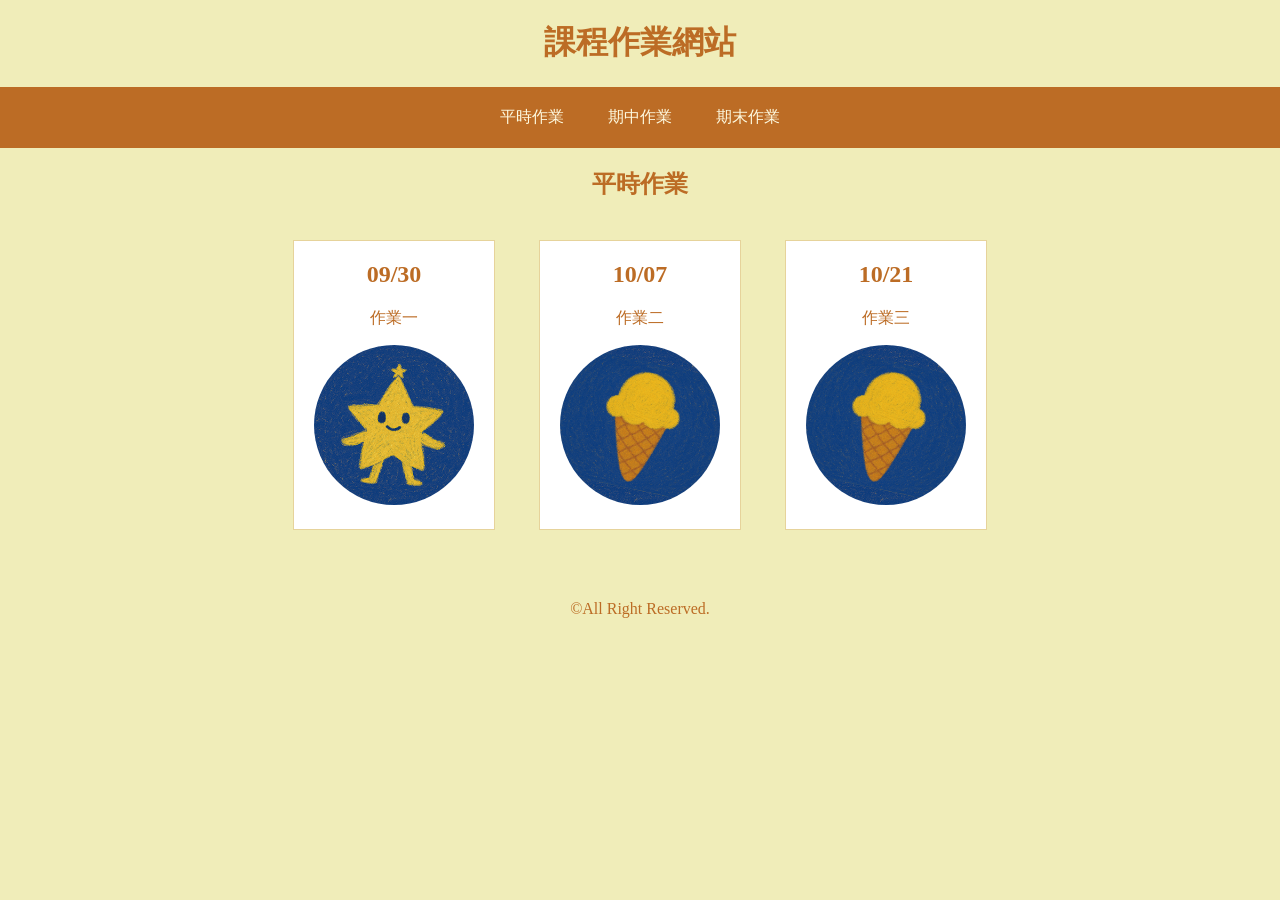
<file: index.html>
<!doctype html>
<html>

<head>
    <!--設定頁面基本資訊+外部連結-->
<meta charset="utf-8">
<meta name="viewport" content="width=device-width, initial-scale=1.0">

<title>作業列表</title>
<link href="css/ex1.css" rel="stylesheet" type="text/css">

</head>

<body>
    <!--瀏覽器看得見的內容-->
<header>
    <h1>課程作業網站</h1>
</header>

<nav>
    <a href="#">平時作業</a>
    <a href="#">期中作業</a>
    <a href="#">期末作業</a>
</nav>

<section>
    <h1>平時作業</h1>

    <article>
        <a href="#">
            <h2>09/30</h2>
            <p>作業一</p>
            <img src="images/s.png" alt="星星"/>
        </a>
    </article>

    <article>
        <a href="https://ex21-pied.vercel.app/" target="_blank">
            <h2>10/07</h2>
            <p>作業二</p>
            <img src="images/i.png" alt="冰淇淋"/>
        </a>
    </article>

    <article>
        <a href="https://ex3-tau.vercel.app/" target="_blank">
            <h2>10/21</h2>
            <p>作業三</p>
            <img src="images/i.png" alt="冰淇淋"/>
        </a>
    </article>

</section>

<footer>
&copy;All Right Reserved.
</footer>

</body>

</html>
</file>
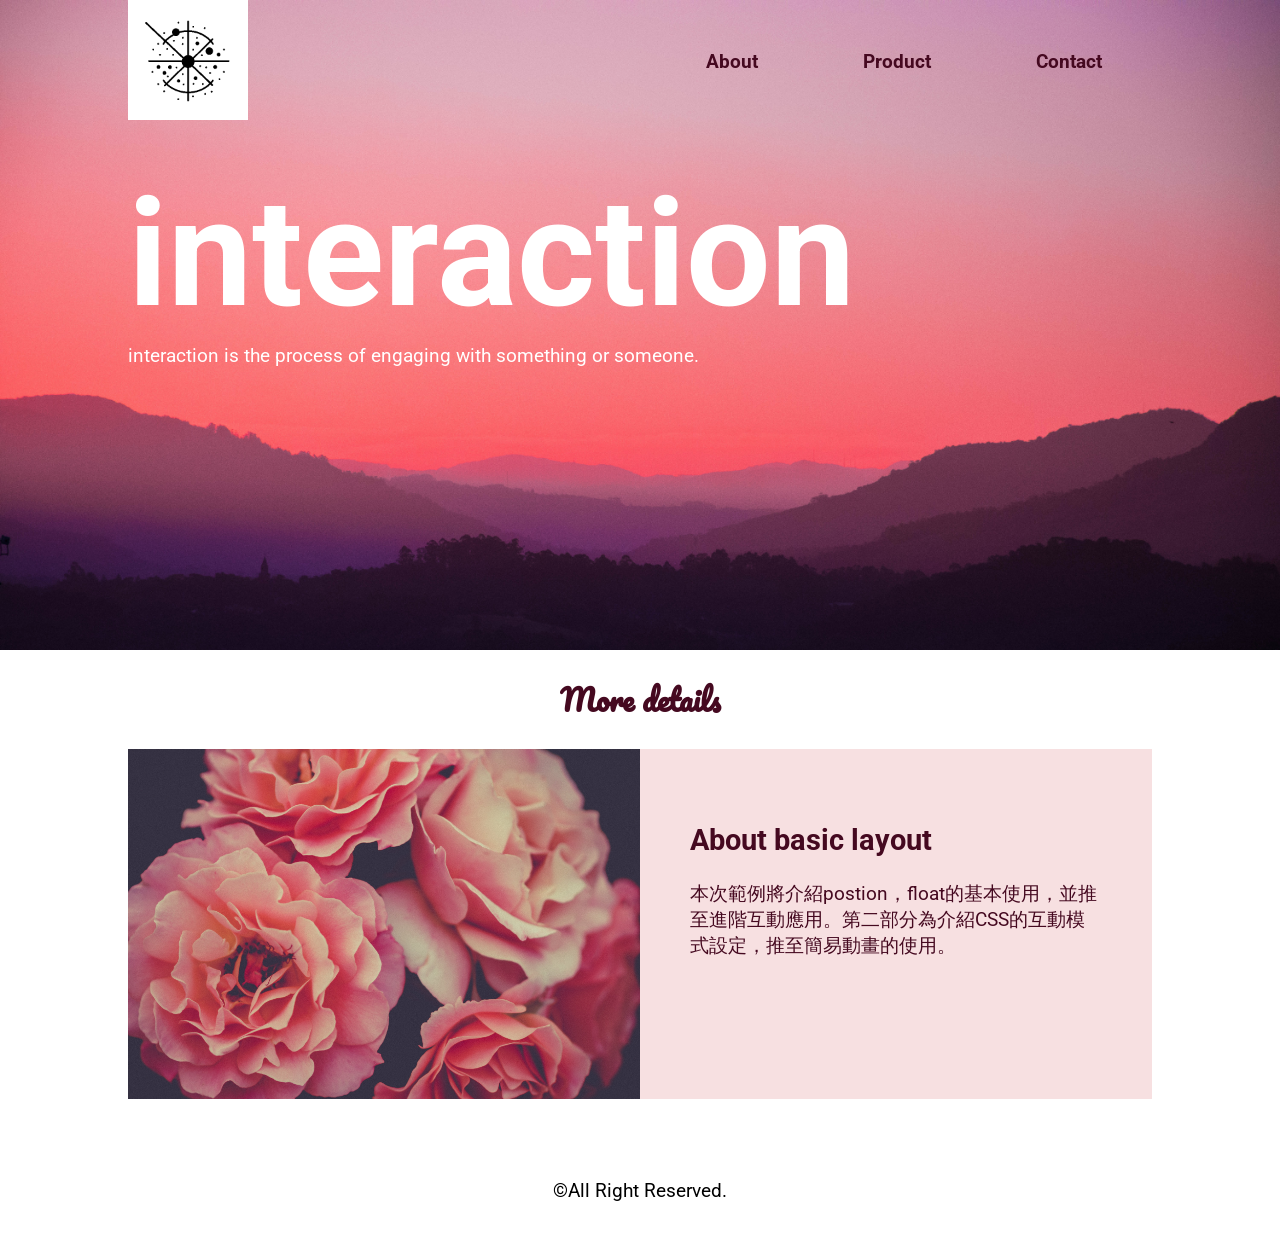
<file: ex2/index.html>
<!doctype html>
<html>

<head><!--設定頁面基本資訊+外部連結-->
<meta charset="utf-8">
<title>portfolio</title>
<link href="css/today.css" rel="stylesheet" type="text/css">

</head>

<body><!--瀏覽器看得見的內容-->
<!--header-->
<header>
    <div class="menu">
        <!--logo-->
        <div class="logo">
            <a href="p2.html">
            <img src="images/logo.png">
            </a>
        </div>
        <!--nav-->
        <nav>
            <a href="p2.html">About</a>
            <a href="p2.html">Product</a>
            <a href="p2.html">Contact</a>
        </nav>
    </div>
</header>

<!--hero-->
<div class="hero">
    <img src="images/bg.jpg" alt="hero">
    <h1>interaction</h1>
    <p>interaction is the process of engaging with something or someone.</p>
</div>

<!--section-->
<section>
    <h1>More details</h1>
    <article>
        <div class="a_left">
            <img src="images/f3.jpg" />
            <div class="moreb">More</div>
        </div>

        <div class="a_right">
            <h2>About basic layout</h2>
            <p>本次範例將介紹postion，float的基本使用，並推至進階互動應用。第二部分為介紹CSS的互動模式設定，推至簡易動畫的使用。</p>
        </div>
    </article>
</section>

<!--footer-->
<footer>
&copy;All Right Reserved.
</footer>

</body>
</html>
</file>
<file: css/ex1.css>
body{
	text-align: center; /* 文字置中 */
	background: #f0edb9;
	color: #bc6c25; /*文字顏色*/
	padding: 0;
	margin: 0;
}

/*nav*/
nav{
	background: #bc6c25;
}

nav a{
	padding:20px;
	display: inline-block;

	color: #fefae0;
	text-decoration: none;
}

nav a:hover{
	background: #fefae0;
	color: #bc6c25;
}

/*section*/
section{
	width: 80%; /*視窗的80%*/
	margin: auto; /*物件置中*/
}


/* article */
article{
	display: inline-block;
	border:solid 1px rgba(188, 108, 37, 0.2);
	width: 200px;
	margin: 20px;
}

article img{
	width: 80%;
	border-radius: 50%;
}

article a{
	display: inline-block;
	color:#bc6c25;
	background: #ffffff;
	text-decoration: none;
	padding-bottom: 20px;
}

article a:hover{
	color:#ffffff;
	background: #BC6C25;
}

article a:active{
	color:#ffffff;
	background: #DDA15E;
}

/* footer */
footer{
	margin:50px;
}
</file>
<file: ex2/css/today.css>
@import url('https://fonts.googleapis.com/css2?family=Roboto:ital,wght@0,100..900;1,100..900&display=swap');

@import url('https://fonts.googleapis.com/css2?family=Pacifico&display=swap');


body{
    padding: 0;
    margin: 0;
    font-family: "Roboto", sans-serif;/*無襯字*/
    font-size: 1.2rem;
}

/*header*/
header{
    position: fixed;
    top: 0;
    width: 100%;
    height: auto;
    z-index: 200000;
}

/*menu*/
.menu{
    width: 80%;
    margin: auto;
}

/*logo*/
.logo{
    float: left;
    width: 120px;
    background: rgba(255, 255, 255, 1);
}

.logo img{
    width: 100%;
    display: block;
    margin: auto;
}

/*nav*/
nav{
    float: right;
}

nav a{
    display: inline-block;
    padding: 50px;
    text-decoration: none;
    color: rgba(69, 9, 32, 1);
    font-weight: bold;
}

nav a:hover{
    text-decoration: underline;
}

/*hero*/
.hero{
    position: relative;   
    width: 100%;
    height: 650px;
    overflow: hidden;
}

.hero img{
    width: 100%;
    object-fit:cover;
}

.hero h1{
    position: absolute;
    top: 10%;
    left: 10%;
    font-size: 150px;
    color: rgba(255, 255, 255, 1);

    opacity:0;
    animation-name: ant;
	animation-duration: 5s;
	animation-iteration-count: 1;
	animation-direction: normal;
	animation-fill-mode: forwards;
}

@keyframes ant{
  from {
    top:0%; /*動畫起始*/
  }

  to {
    opacity:1;
  }
}

.hero p{
    position: absolute;
    top: 50%;
    left: 10%;
    color: rgba(255, 255, 255, 1);
}

/*section*/
section h1{
    color:rgba(69, 9, 32, 1);
    text-align: center;
    font-family: "Pacifico", cursive;
}

/*article*/
article{
	clear:both;
	width:80%;
	height:350px;
	margin:auto;
    margin-bottom: 30px;
}

article:hover{
	cursor:pointer;	
}

.a_left{
    position: relative;
	float:left;
	width:50%;
	height:100%;
}

.a_left img{
	float:left;
	width:100%;
	height:100%;
	object-fit:cover;
}

.moreb{
	position:absolute;
	top:50%;
	left:50%;
	transform: translate(-50%, -50%);
	
	background:rgba(69, 9, 32, 1);
	padding:30px;
	color: rgba(255, 255, 255, 1);

    opacity:0;
	transition: opacity 1s;
	-webkit-transition: opacity 1s;/*前綴詞*/
	
	transition-timing-function: ease-in-out;
	-webkit-transition-timing-function: ease-in-out;/* Safari */    

}

article:hover .moreb{
	opacity:1;
}

.a_right{
	float:left;
	width:50%;
	height:100%;
	padding:50px;
	box-sizing:border-box;
	
	color:rgba(69, 9, 32, 1);
	background:rgba(229, 152, 155, .3);
	text-align:left;

    transition: color 1.5s, background 0.5s;
	-webkit-transition: color 1.5s, background 0.5s; /*前綴詞*/
	
	transition-timing-function: ease-in-out;
	-webkit-transition-timing-function: ease-in-out;/* Safari */
}

article:hover .a_right{
	background:rgba(69, 9, 32, 1);
    color:rgba(255, 255, 255, 1);
}


/*footer*/
footer{
    clear: both;
    width: 100%;
    padding: 50px 0px;
    text-align: center;
}
</file>
